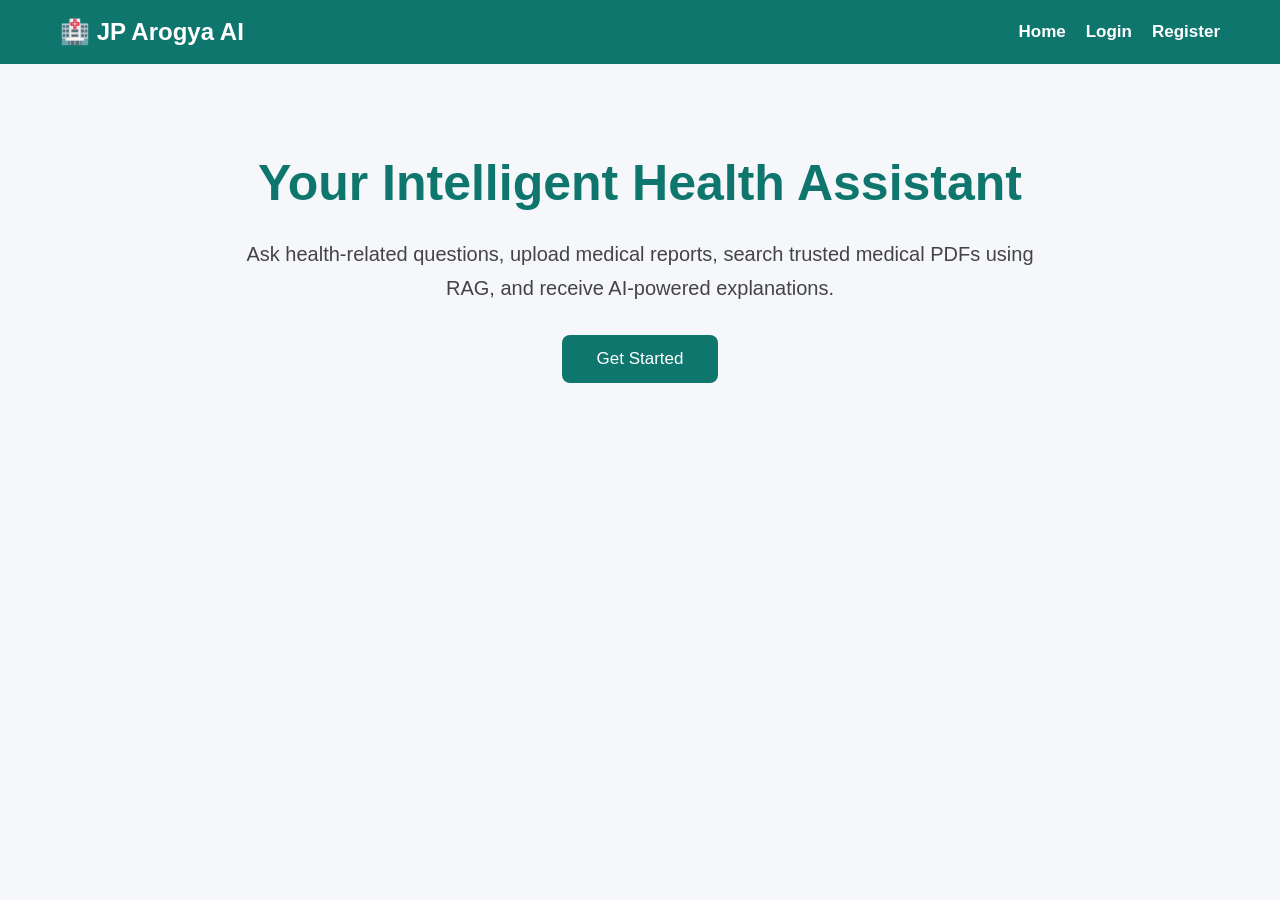
<file: templates/index.html>
<!DOCTYPE html>
<html lang="en">

<head>
    <meta charset="UTF-8">
    <meta name="viewport" content="width=device-width, initial-scale=1.0">
    <title>JP Arogya AI</title>

    <link rel="stylesheet" href="/static/style.css">
</head>

<body>

<nav>

    <h2>🏥 JP Arogya AI</h2>

    <div>
        <a href="/">Home</a>
        <a href="/login">Login</a>
        <a href="/register">Register</a>
    </div>

</nav>

<section class="hero">

    <h1>Your Intelligent Health Assistant</h1>

    <p>
        Ask health-related questions, upload medical reports,
        search trusted medical PDFs using RAG,
        and receive AI-powered explanations.
    </p>

    <a href="/register">
        <button>Get Started</button>
    </a>

</section>

</body>

</html>
</file>
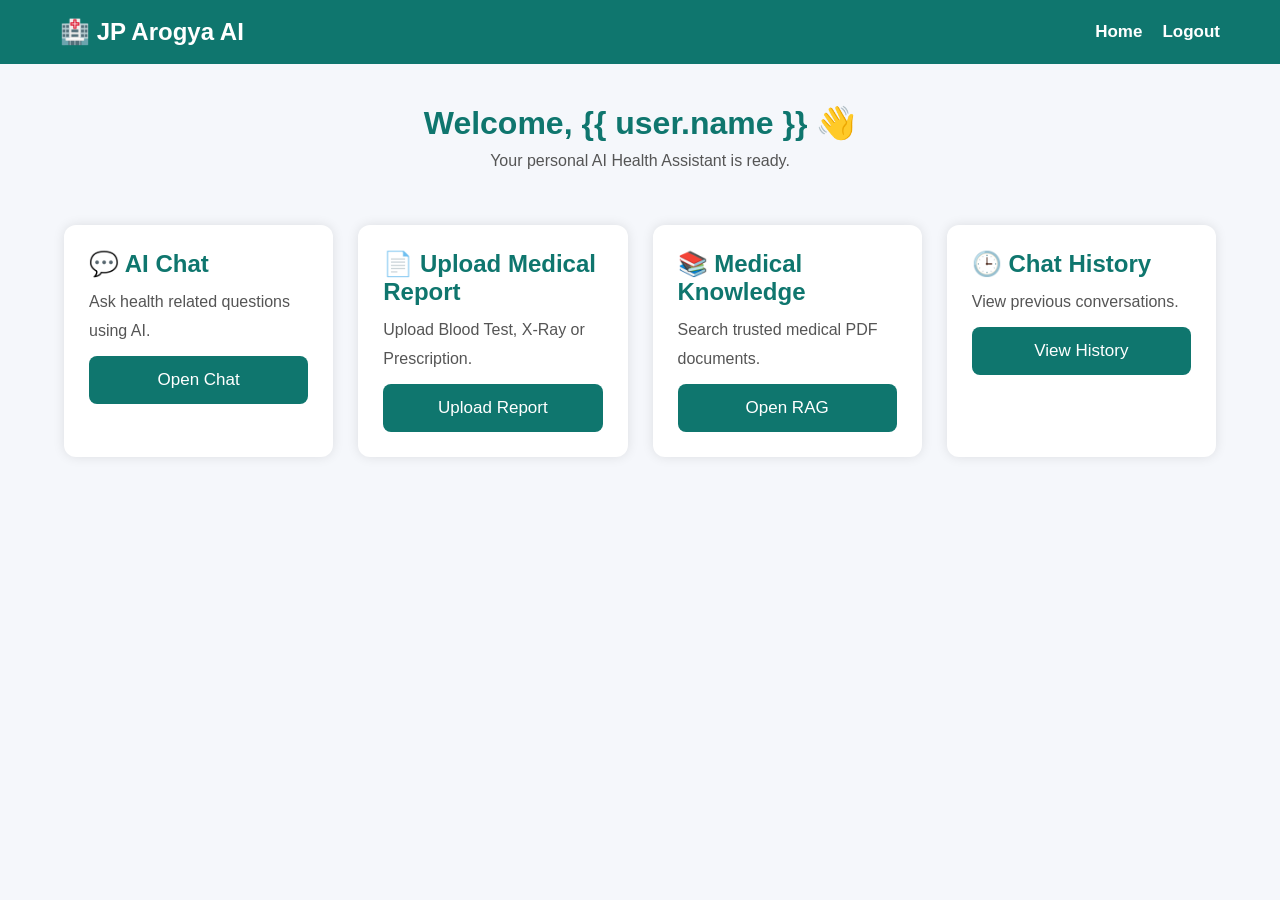
<file: templates/dashboard.html>
<!DOCTYPE html>
<html lang="en">

<head>

    <meta charset="UTF-8">
    <meta name="viewport" content="width=device-width, initial-scale=1.0">

    <title>Dashboard | JP Arogya AI</title>

    <link rel="stylesheet" href="/static/style.css">

</head>

<body>

    <nav>

        <h2>🏥 JP Arogya AI</h2>

        <div>

            <a href="/">Home</a>
            <a href="/logout">Logout</a>

        </div>

    </nav>


    <div class="dashboard">

        <h1>Welcome, {{ user.name }} 👋</h1>

        <p>

            Your personal AI Health Assistant is ready.

        </p>


        <div class="card-container">

            <div class="card">

                <h2>💬 AI Chat</h2>

                <p>

                    Ask health related questions using AI.

                </p>

                <a href="/chat">
                    <button>Open Chat</button>
                </a>

            </div>


            <div class="card">

                <h2>📄 Upload Medical Report</h2>

                <p>

                    Upload Blood Test, X-Ray or Prescription.

                </p>

                <a href="/upload">
                    <button>Upload Report</button>
                </a>

            </div>


            <div class="card">

                <h2>📚 Medical Knowledge</h2>

                <p>

                    Search trusted medical PDF documents.

                </p>

                <a href="/rag">
                    <button>Open RAG</button>
                </a>

            </div>


            <div class="card">

                <h2>🕒 Chat History</h2>

                <p>

                    View previous conversations.

                </p>

                <a href="/history">
                    <button>View History</button>
                </a>

            </div>

        </div>

    </div>

</body>

</html>
</file>
<file: static/style.css>
/* ===========================
   Global Styles
=========================== */

* {
    margin: 0;
    padding: 0;
    box-sizing: border-box;
    font-family: Arial, Helvetica, sans-serif;
}

body {
    background: #f5f7fb;
}


/* ===========================
   Navbar
=========================== */

nav {
    display: flex;
    justify-content: space-between;
    align-items: center;
    padding: 18px 60px;
    background: #0f766e;
}

nav h2 {
    color: white;
}

nav div {
    display: flex;
    gap: 20px;
}

nav a {
    color: white;
    text-decoration: none;
    font-size: 17px;
    font-weight: bold;
}

nav a:hover {
    color: #d1fae5;
}


/* ===========================
   Hero Section
=========================== */

.hero {
    text-align: center;
    margin-top: 90px;
}

.hero h1 {
    font-size: 50px;
    color: #0f766e;
    margin-bottom: 25px;
}

.hero p {
    width: 65%;
    margin: auto;
    font-size: 20px;
    line-height: 1.7;
    color: #444;
}


/* ===========================
   Buttons
=========================== */

button {
    margin-top: 30px;
    padding: 14px 35px;
    border: none;
    border-radius: 8px;
    background: #0f766e;
    color: white;
    font-size: 17px;
    cursor: pointer;
}

button:hover {
    background: #115e59;
}


/* ===========================
   Register/Login Form
=========================== */

.form-container {

    width: 420px;
    margin: 60px auto;
    background: white;
    padding: 35px;
    border-radius: 12px;
    box-shadow: 0px 0px 15px rgba(0, 0, 0, 0.1);

}

.form-container h1 {

    text-align: center;
    color: #0f766e;
    margin-bottom: 30px;

}

.form-container form {

    display: flex;
    flex-direction: column;

}

.form-container input {

    padding: 14px;
    margin-bottom: 18px;
    border: 1px solid #ccc;
    border-radius: 8px;
    font-size: 16px;

}

.form-container button {

    width: 100%;
}


/* ===========================
   Dashboard
=========================== */

.dashboard {

    width: 90%;
    margin: auto;
    text-align: center;
    margin-top: 40px;

}

.dashboard h1 {

    color: #0f766e;
    margin-bottom: 10px;

}

.dashboard p {

    color: #555;
    margin-bottom: 35px;

}

.card-container {

    display: grid;
    grid-template-columns: repeat(auto-fit, minmax(260px, 1fr));
    gap: 25px;

}

.card {

    background: white;
    border-radius: 12px;
    padding: 25px;
    box-shadow: 0px 0px 12px rgba(0, 0, 0, 0.1);

}

.card h2 {

    color: #0f766e;
    margin-bottom: 15px;

}

.card p {

    line-height: 1.6;
    margin-bottom: 20px;

}

.card button {

    margin-top: 10px;
    width: 100%;

}


/* ===========================
   Responsive
=========================== */

@media(max-width:768px) {

    nav {

        flex-direction: column;
        gap: 15px;
        padding: 20px;

    }

    .hero h1 {

        font-size: 36px;

    }

    .hero p {

        width: 90%;

    }

    .form-container {

        width: 90%;

    }

}

/* ===========================
   Chat Page
=========================== */

.dashboard form {
    width: 70%;
    margin: 30px auto;
    display: flex;
    gap: 15px;
}

.dashboard form input {
    flex: 1;
    padding: 15px;
    font-size: 16px;
    border: 1px solid #ccc;
    border-radius: 8px;
}

.dashboard form button {
    margin-top: 0;
}

.card {
    margin-top: 20px;
    text-align: left;
}

.card h2 {
    margin-bottom: 10px;
}

.card p {
    margin: 0;
    line-height: 1.8;
}
</file>
